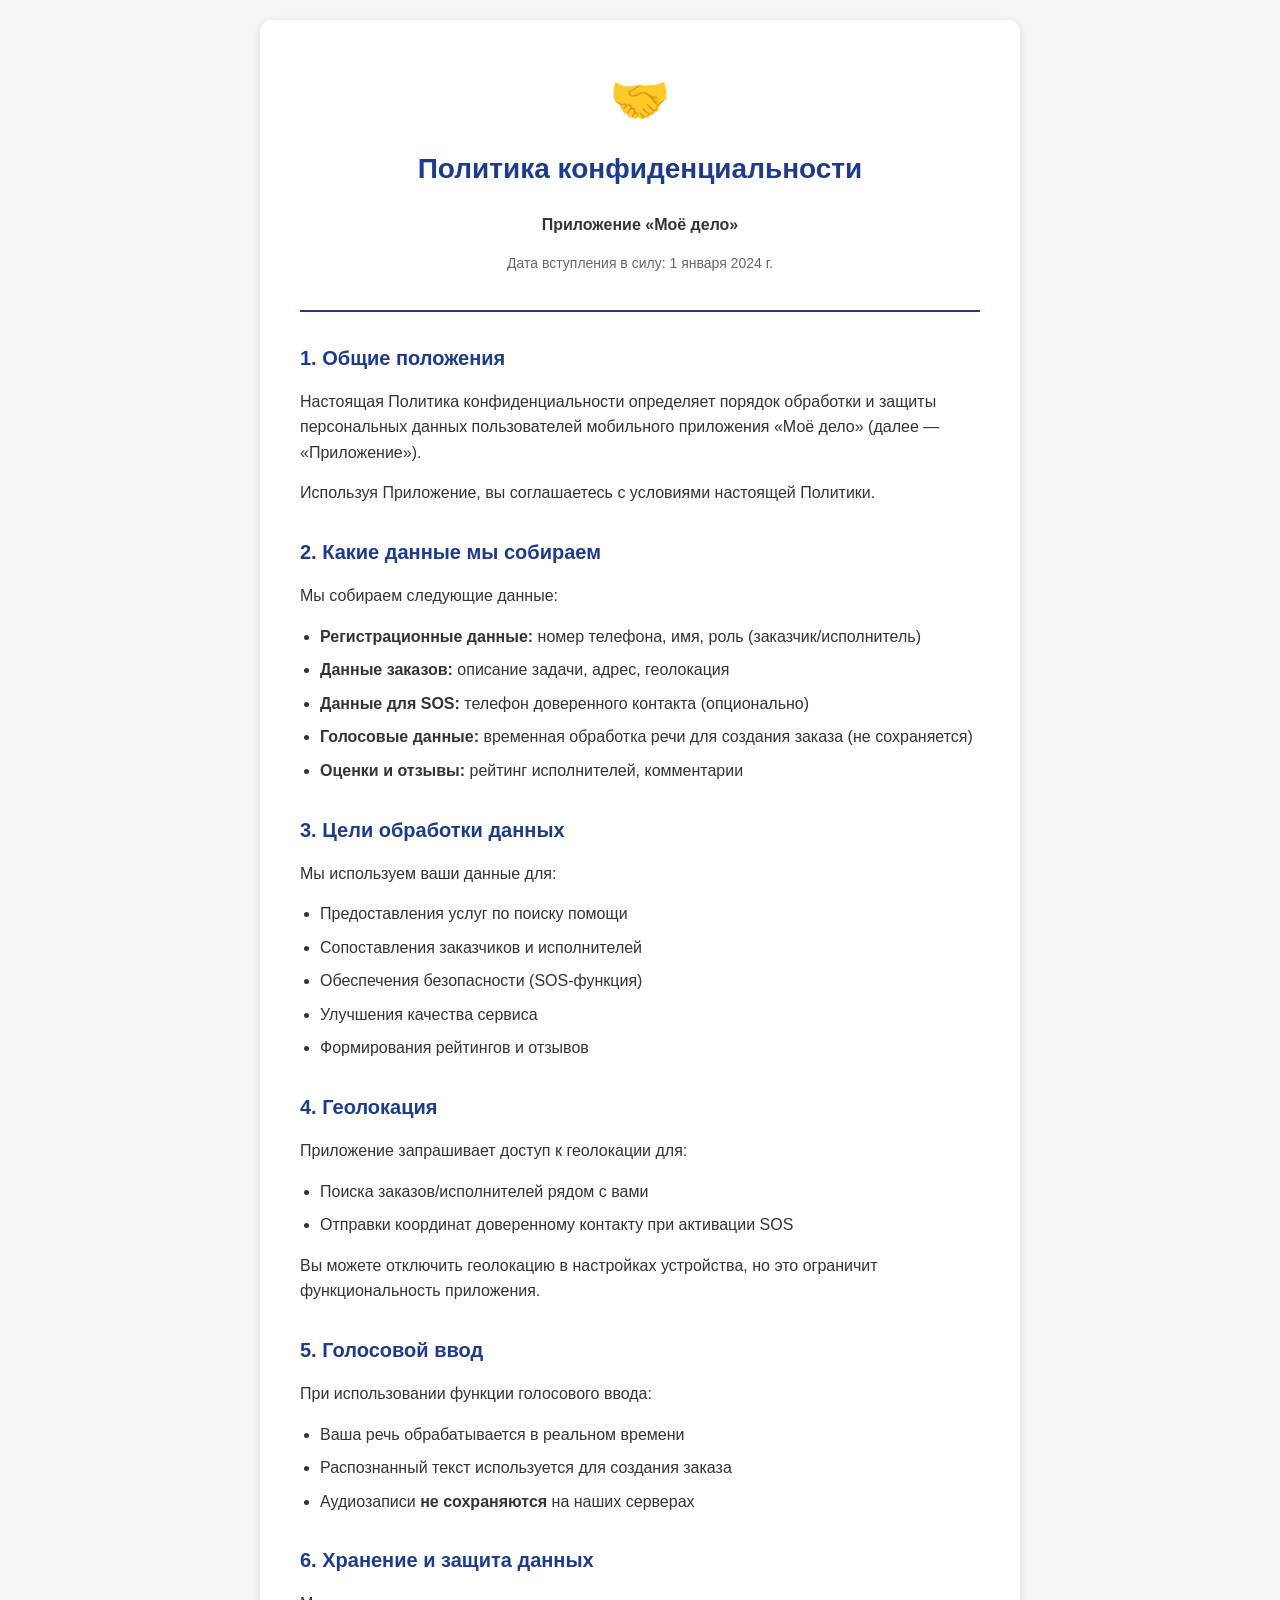
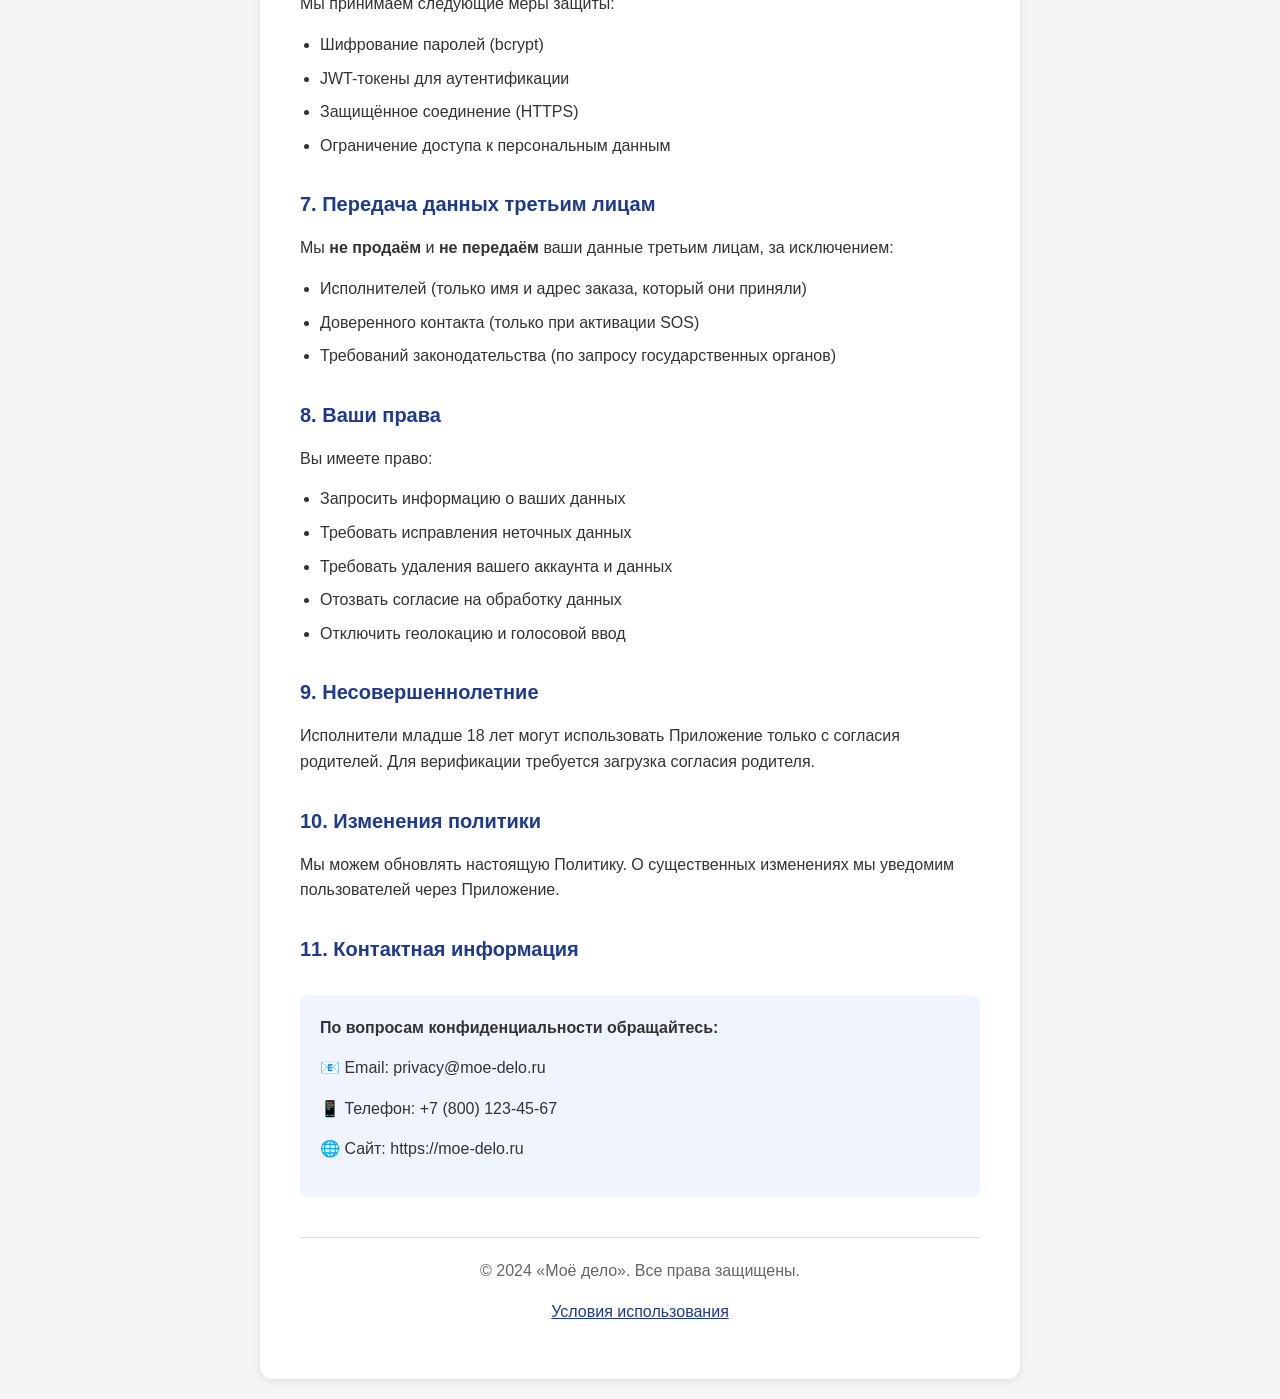
<file: web/privacy.html>
<!DOCTYPE html>
<html lang="ru">
<head>
    <meta charset="UTF-8">
    <meta name="viewport" content="width=device-width, initial-scale=1.0">
    <title>Политика конфиденциальности — Моё дело</title>
    <style>
        * {
            margin: 0;
            padding: 0;
            box-sizing: border-box;
        }
        body {
            font-family: -apple-system, BlinkMacSystemFont, 'Segoe UI', Roboto, sans-serif;
            line-height: 1.6;
            color: #333;
            max-width: 800px;
            margin: 0 auto;
            padding: 20px;
            background: #f5f5f5;
        }
        .container {
            background: white;
            padding: 40px;
            border-radius: 12px;
            box-shadow: 0 2px 8px rgba(0,0,0,0.1);
        }
        h1 {
            color: #1E3A8A;
            margin-bottom: 20px;
            font-size: 28px;
        }
        h2 {
            color: #1E3A8A;
            margin-top: 30px;
            margin-bottom: 15px;
            font-size: 20px;
        }
        p {
            margin-bottom: 15px;
            font-size: 16px;
        }
        ul {
            margin-left: 20px;
            margin-bottom: 15px;
        }
        li {
            margin-bottom: 8px;
        }
        .header {
            text-align: center;
            margin-bottom: 30px;
            padding-bottom: 20px;
            border-bottom: 2px solid #1E3A8A;
        }
        .logo {
            font-size: 48px;
            margin-bottom: 10px;
        }
        .date {
            color: #666;
            font-size: 14px;
            margin-top: 10px;
        }
        .contact {
            background: #f0f4ff;
            padding: 20px;
            border-radius: 8px;
            margin-top: 30px;
        }
    </style>
</head>
<body>
    <div class="container">
        <div class="header">
            <div class="logo">🤝</div>
            <h1>Политика конфиденциальности</h1>
            <p><strong>Приложение «Моё дело»</strong></p>
            <p class="date">Дата вступления в силу: 1 января 2024 г.</p>
        </div>

        <h2>1. Общие положения</h2>
        <p>Настоящая Политика конфиденциальности определяет порядок обработки и защиты персональных данных пользователей мобильного приложения «Моё дело» (далее — «Приложение»).</p>
        <p>Используя Приложение, вы соглашаетесь с условиями настоящей Политики.</p>

        <h2>2. Какие данные мы собираем</h2>
        <p>Мы собираем следующие данные:</p>
        <ul>
            <li><strong>Регистрационные данные:</strong> номер телефона, имя, роль (заказчик/исполнитель)</li>
            <li><strong>Данные заказов:</strong> описание задачи, адрес, геолокация</li>
            <li><strong>Данные для SOS:</strong> телефон доверенного контакта (опционально)</li>
            <li><strong>Голосовые данные:</strong> временная обработка речи для создания заказа (не сохраняется)</li>
            <li><strong>Оценки и отзывы:</strong> рейтинг исполнителей, комментарии</li>
        </ul>

        <h2>3. Цели обработки данных</h2>
        <p>Мы используем ваши данные для:</p>
        <ul>
            <li>Предоставления услуг по поиску помощи</li>
            <li>Сопоставления заказчиков и исполнителей</li>
            <li>Обеспечения безопасности (SOS-функция)</li>
            <li>Улучшения качества сервиса</li>
            <li>Формирования рейтингов и отзывов</li>
        </ul>

        <h2>4. Геолокация</h2>
        <p>Приложение запрашивает доступ к геолокации для:</p>
        <ul>
            <li>Поиска заказов/исполнителей рядом с вами</li>
            <li>Отправки координат доверенному контакту при активации SOS</li>
        </ul>
        <p>Вы можете отключить геолокацию в настройках устройства, но это ограничит функциональность приложения.</p>

        <h2>5. Голосовой ввод</h2>
        <p>При использовании функции голосового ввода:</p>
        <ul>
            <li>Ваша речь обрабатывается в реальном времени</li>
            <li>Распознанный текст используется для создания заказа</li>
            <li>Аудиозаписи <strong>не сохраняются</strong> на наших серверах</li>
        </ul>

        <h2>6. Хранение и защита данных</h2>
        <p>Мы принимаем следующие меры защиты:</p>
        <ul>
            <li>Шифрование паролей (bcrypt)</li>
            <li>JWT-токены для аутентификации</li>
            <li>Защищённое соединение (HTTPS)</li>
            <li>Ограничение доступа к персональным данным</li>
        </ul>

        <h2>7. Передача данных третьим лицам</h2>
        <p>Мы <strong>не продаём</strong> и <strong>не передаём</strong> ваши данные третьим лицам, за исключением:</p>
        <ul>
            <li>Исполнителей (только имя и адрес заказа, который они приняли)</li>
            <li>Доверенного контакта (только при активации SOS)</li>
            <li>Требований законодательства (по запросу государственных органов)</li>
        </ul>

        <h2>8. Ваши права</h2>
        <p>Вы имеете право:</p>
        <ul>
            <li>Запросить информацию о ваших данных</li>
            <li>Требовать исправления неточных данных</li>
            <li>Требовать удаления вашего аккаунта и данных</li>
            <li>Отозвать согласие на обработку данных</li>
            <li>Отключить геолокацию и голосовой ввод</li>
        </ul>

        <h2>9. Несовершеннолетние</h2>
        <p>Исполнители младше 18 лет могут использовать Приложение только с согласия родителей. Для верификации требуется загрузка согласия родителя.</p>

        <h2>10. Изменения политики</h2>
        <p>Мы можем обновлять настоящую Политику. О существенных изменениях мы уведомим пользователей через Приложение.</p>

        <h2>11. Контактная информация</h2>
        <div class="contact">
            <p><strong>По вопросам конфиденциальности обращайтесь:</strong></p>
            <p>📧 Email: privacy@moe-delo.ru</p>
            <p>📱 Телефон: +7 (800) 123-45-67</p>
            <p>🌐 Сайт: https://moe-delo.ru</p>
        </div>

        <div style="margin-top: 40px; padding-top: 20px; border-top: 1px solid #ddd; text-align: center; color: #666; font-size: 14px;">
            <p>© 2024 «Моё дело». Все права защищены.</p>
            <p><a href="terms.html" style="color: #1E3A8A;">Условия использования</a></p>
        </div>
    </div>
</body>
</html>
</file>
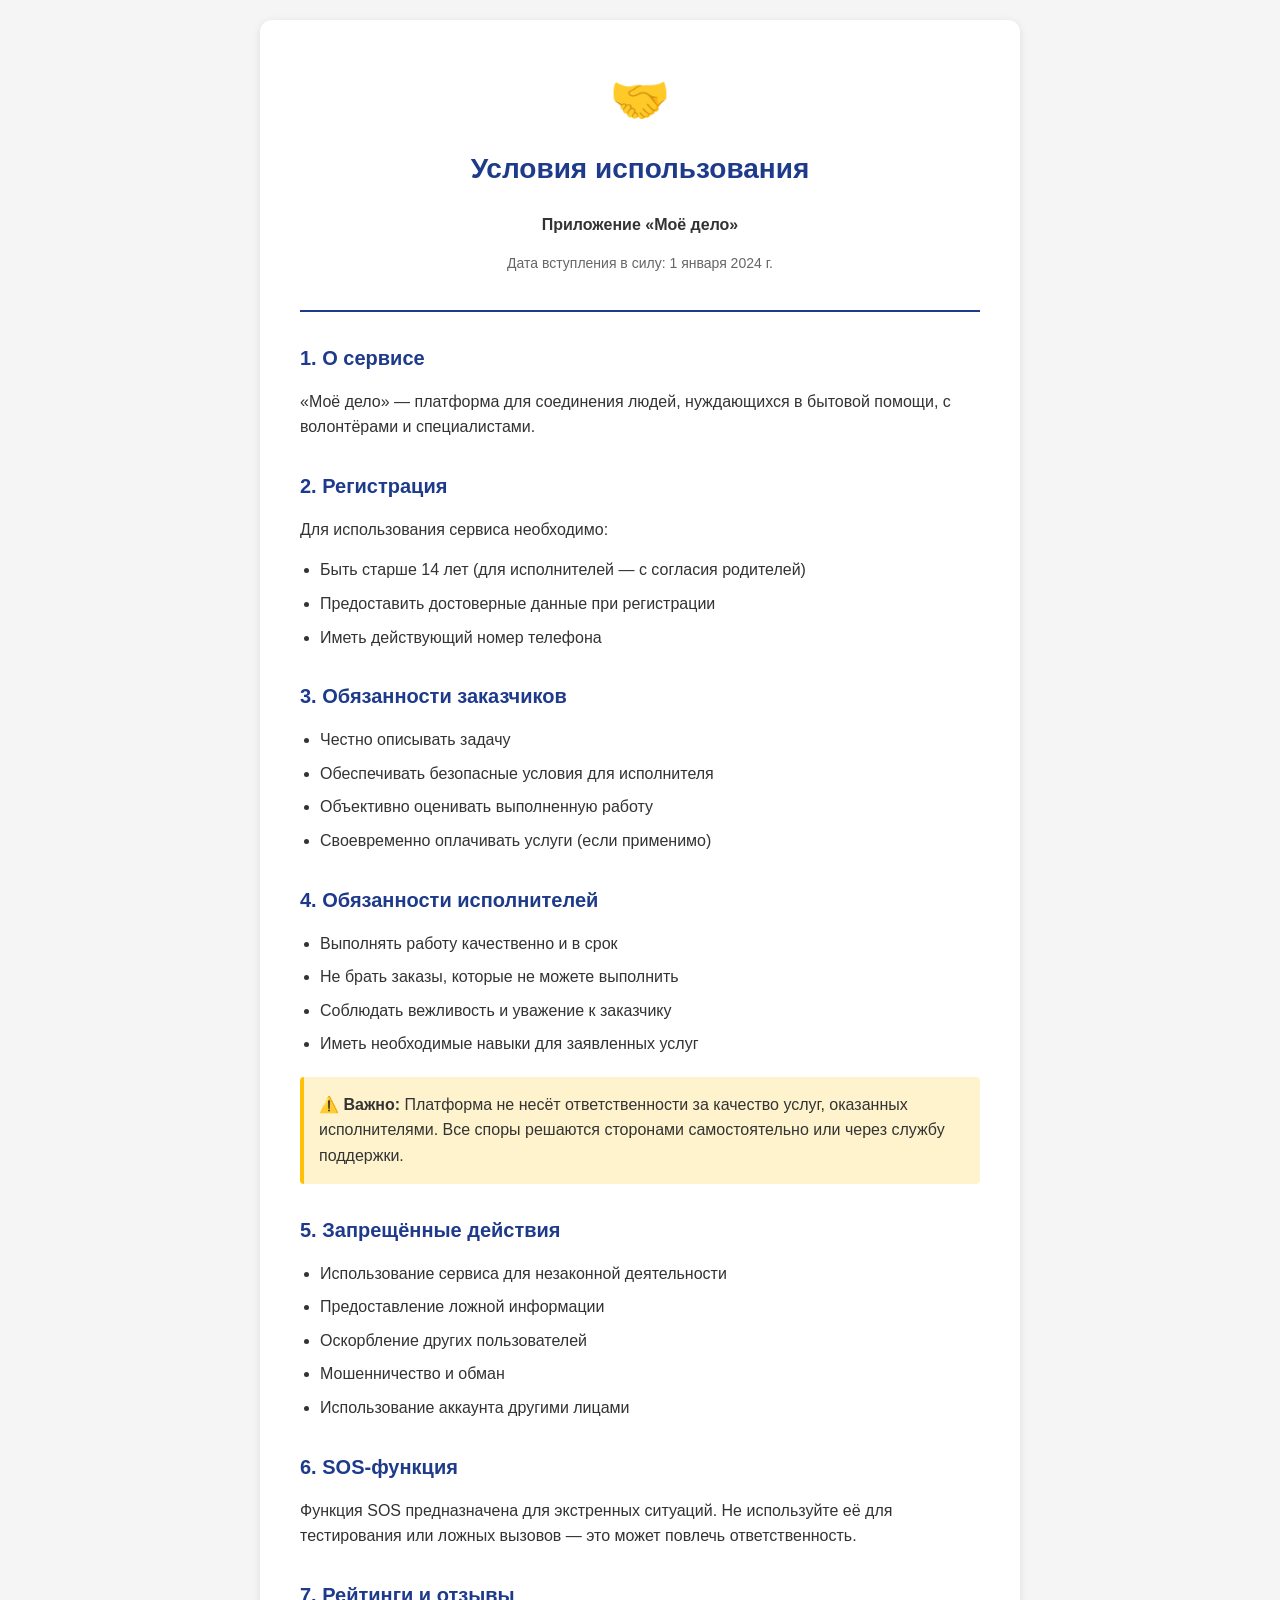
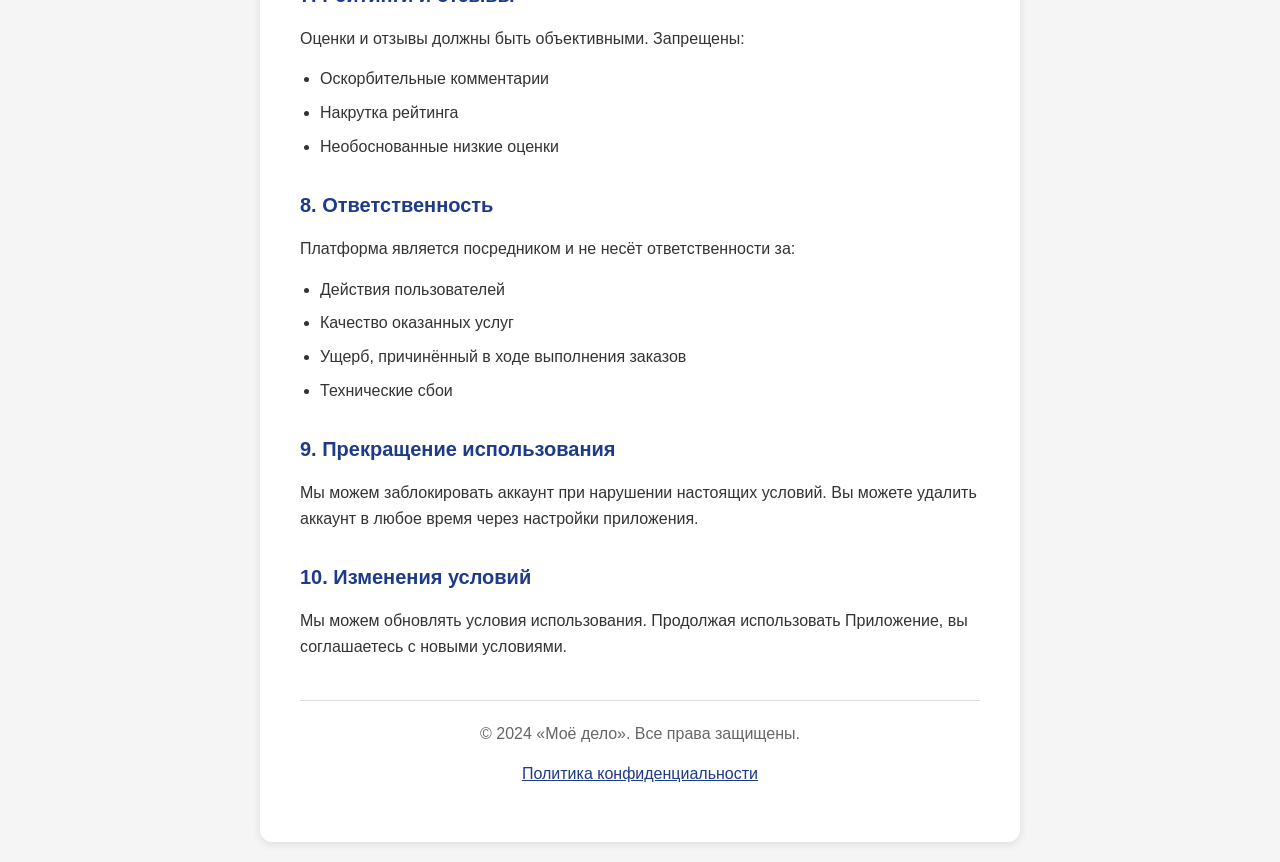
<file: web/terms.html>
<!DOCTYPE html>
<html lang="ru">
<head>
    <meta charset="UTF-8">
    <meta name="viewport" content="width=device-width, initial-scale=1.0">
    <title>Условия использования — Моё дело</title>
    <style>
        * { margin: 0; padding: 0; box-sizing: border-box; }
        body {
            font-family: -apple-system, BlinkMacSystemFont, 'Segoe UI', Roboto, sans-serif;
            line-height: 1.6; color: #333; max-width: 800px; margin: 0 auto; padding: 20px;
            background: #f5f5f5;
        }
        .container {
            background: white; padding: 40px; border-radius: 12px;
            box-shadow: 0 2px 8px rgba(0,0,0,0.1);
        }
        h1 { color: #1E3A8A; margin-bottom: 20px; font-size: 28px; }
        h2 { color: #1E3A8A; margin-top: 30px; margin-bottom: 15px; font-size: 20px; }
        p { margin-bottom: 15px; font-size: 16px; }
        ul { margin-left: 20px; margin-bottom: 15px; }
        li { margin-bottom: 8px; }
        .header {
            text-align: center; margin-bottom: 30px;
            padding-bottom: 20px; border-bottom: 2px solid #1E3A8A;
        }
        .logo { font-size: 48px; margin-bottom: 10px; }
        .date { color: #666; font-size: 14px; margin-top: 10px; }
        .warning {
            background: #fff3cd; border-left: 4px solid #ffc107;
            padding: 15px; margin: 20px 0; border-radius: 4px;
        }
    </style>
</head>
<body>
    <div class="container">
        <div class="header">
            <div class="logo">🤝</div>
            <h1>Условия использования</h1>
            <p><strong>Приложение «Моё дело»</strong></p>
            <p class="date">Дата вступления в силу: 1 января 2024 г.</p>
        </div>

        <h2>1. О сервисе</h2>
        <p>«Моё дело» — платформа для соединения людей, нуждающихся в бытовой помощи, с волонтёрами и специалистами.</p>

        <h2>2. Регистрация</h2>
        <p>Для использования сервиса необходимо:</p>
        <ul>
            <li>Быть старше 14 лет (для исполнителей — с согласия родителей)</li>
            <li>Предоставить достоверные данные при регистрации</li>
            <li>Иметь действующий номер телефона</li>
        </ul>

        <h2>3. Обязанности заказчиков</h2>
        <ul>
            <li>Честно описывать задачу</li>
            <li>Обеспечивать безопасные условия для исполнителя</li>
            <li>Объективно оценивать выполненную работу</li>
            <li>Своевременно оплачивать услуги (если применимо)</li>
        </ul>

        <h2>4. Обязанности исполнителей</h2>
        <ul>
            <li>Выполнять работу качественно и в срок</li>
            <li>Не брать заказы, которые не можете выполнить</li>
            <li>Соблюдать вежливость и уважение к заказчику</li>
            <li>Иметь необходимые навыки для заявленных услуг</li>
        </ul>

        <div class="warning">
            <strong>⚠️ Важно:</strong> Платформа не несёт ответственности за качество услуг, оказанных исполнителями. Все споры решаются сторонами самостоятельно или через службу поддержки.
        </div>

        <h2>5. Запрещённые действия</h2>
        <ul>
            <li>Использование сервиса для незаконной деятельности</li>
            <li>Предоставление ложной информации</li>
            <li>Оскорбление других пользователей</li>
            <li>Мошенничество и обман</li>
            <li>Использование аккаунта другими лицами</li>
        </ul>

        <h2>6. SOS-функция</h2>
        <p>Функция SOS предназначена для экстренных ситуаций. Не используйте её для тестирования или ложных вызовов — это может повлечь ответственность.</p>

        <h2>7. Рейтинги и отзывы</h2>
        <p>Оценки и отзывы должны быть объективными. Запрещены:</p>
        <ul>
            <li>Оскорбительные комментарии</li>
            <li>Накрутка рейтинга</li>
            <li>Необоснованные низкие оценки</li>
        </ul>

        <h2>8. Ответственность</h2>
        <p>Платформа является посредником и не несёт ответственности за:</p>
        <ul>
            <li>Действия пользователей</li>
            <li>Качество оказанных услуг</li>
            <li>Ущерб, причинённый в ходе выполнения заказов</li>
            <li>Технические сбои</li>
        </ul>

        <h2>9. Прекращение использования</h2>
        <p>Мы можем заблокировать аккаунт при нарушении настоящих условий. Вы можете удалить аккаунт в любое время через настройки приложения.</p>

        <h2>10. Изменения условий</h2>
        <p>Мы можем обновлять условия использования. Продолжая использовать Приложение, вы соглашаетесь с новыми условиями.</p>

        <div style="margin-top: 40px; padding-top: 20px; border-top: 1px solid #ddd; text-align: center; color: #666; font-size: 14px;">
            <p>© 2024 «Моё дело». Все права защищены.</p>
            <p><a href="privacy.html" style="color: #1E3A8A;">Политика конфиденциальности</a></p>
        </div>
    </div>
</body>
</html>
</file>
